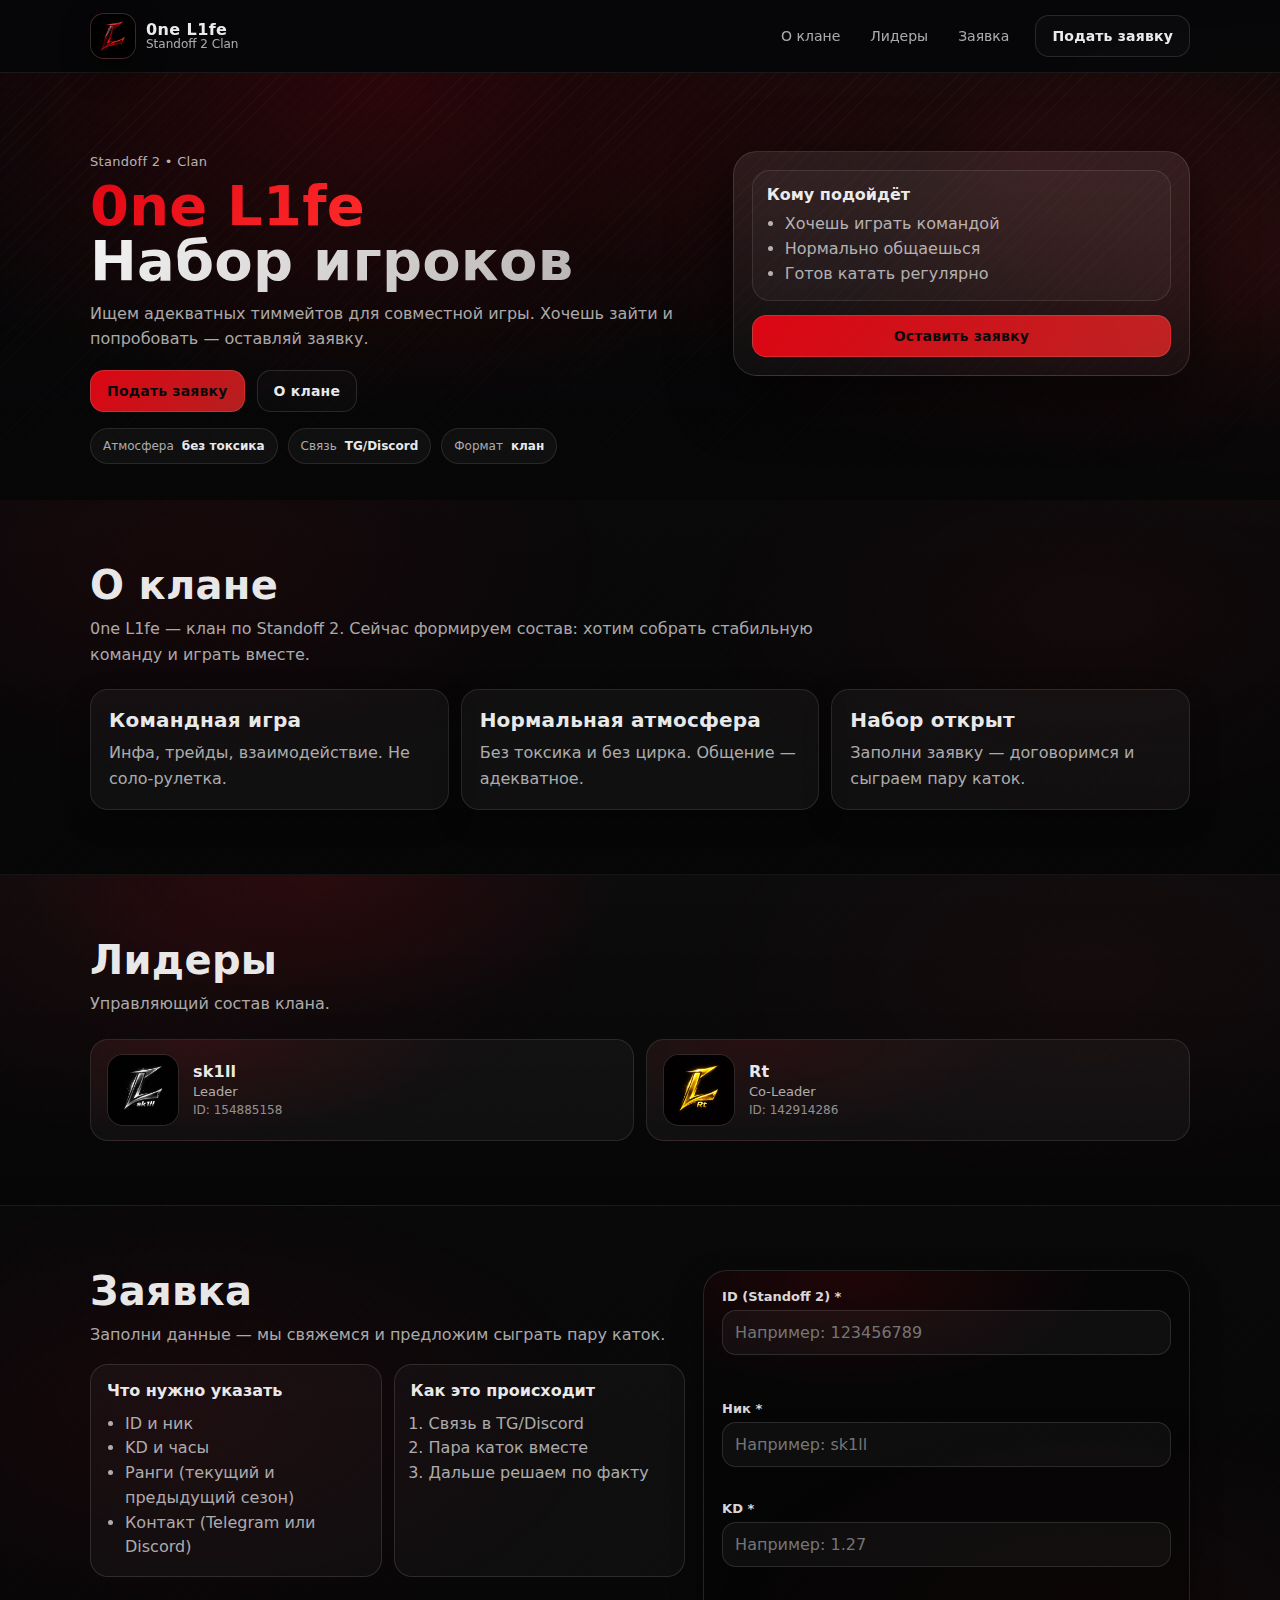
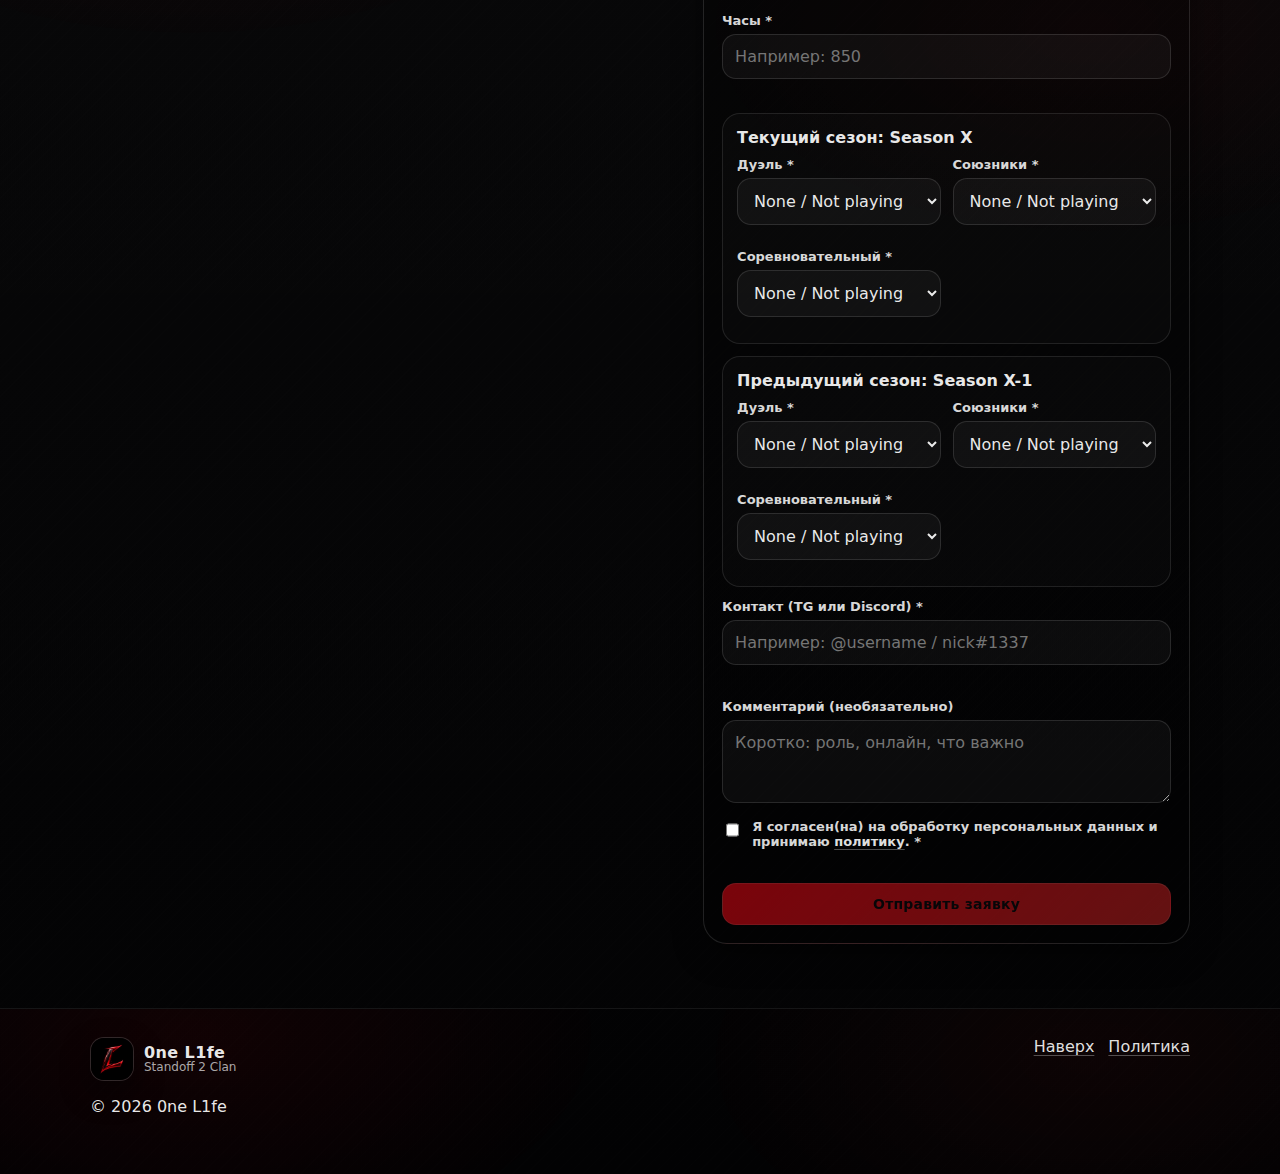
<file: index.html>
<!doctype html>
<html lang="ru">

<head>
    <meta charset="utf-8" />
    <meta name="viewport" content="width=device-width,initial-scale=1" />
    <title>0ne L1fe — Standoff 2 Clan</title>
    <meta name="description" content="0ne L1fe — клан по Standoff 2. Набор игроков." />
    <meta name="theme-color" content="#0b0b0d" />

    <link rel="stylesheet" href="style.css" />
    <link rel="icon" type="image/png" href="image/clan.png" />
</head>

<body>
    <a class="skip" href="#main">Перейти к содержимому</a>

    <header class="header" id="top">
        <div class="container header__inner">
            <a class="brand" href="#top" aria-label="0ne L1fe — на главную">
                <span class="brand__mark" aria-hidden="true">
                    <img class="brand__logo" src="image/clan.png" alt=""
                        onerror="this.style.display='none'; this.closest('.brand__mark').classList.add('is-text'); this.closest('.brand__mark').textContent='0L';" />
                </span>
                <span class="brand__text">
                    <span class="brand__name" id="brandName">0ne L1fe</span>
                    <span class="brand__tag" id="brandGame">Standoff 2 Clan</span>
                </span>
            </a>

            <button class="nav-toggle" id="navToggle" aria-label="Открыть меню" aria-controls="navMenu"
                aria-expanded="false">
                <span class="nav-toggle__bar"></span>
                <span class="nav-toggle__bar"></span>
                <span class="nav-toggle__bar"></span>
            </button>

            <nav class="nav" id="navMenu">
                <a class="nav__link" href="#about">О клане</a>
                <a class="nav__link" href="#leaders">Лидеры</a>
                <a class="nav__link" href="#join">Заявка</a>
                <a class="nav__cta btn btn--ghost" href="#join">Подать заявку</a>
            </nav>
        </div>
    </header>

    <main id="main">
        <!-- HERO -->
        <section class="hero">
            <div class="hero__bg" aria-hidden="true"></div>
            <div class="container hero__inner">
                <div class="hero__content">
                    <p class="eyebrow">Standoff 2 • Clan</p>

                    <h1 class="h1">
                        <span class="grad" id="heroTitle">0ne L1fe</span><br />
                        <span class="grad2">Набор игроков</span>
                    </h1>

                    <p class="lead">
                        Ищем адекватных тиммейтов для совместной игры. Хочешь зайти и попробовать — оставляй заявку.
                    </p>

                    <div class="hero__actions">
                        <a class="btn btn--primary" href="#join">Подать заявку</a>
                        <a class="btn btn--ghost" href="#about">О клане</a>
                    </div>

                    <div class="hero__proof">
                        <div class="chip"><span class="chip__k">Атмосфера</span><span class="chip__v">без токсика</span>
                        </div>
                        <div class="chip"><span class="chip__k">Связь</span><span class="chip__v">TG/Discord</span>
                        </div>
                        <div class="chip"><span class="chip__k">Формат</span><span class="chip__v">клан</span></div>
                    </div>
                </div>

                <aside class="hero__card" aria-label="Коротко">
                    <div class="hero__mini">
                        <div class="mini-title">Кому подойдёт</div>
                        <ul class="mini-list">
                            <li>Хочешь играть командой</li>
                            <li>Нормально общаешься</li>
                            <li>Готов катать регулярно</li>
                        </ul>
                    </div>

                    <a class="btn btn--primary btn--wide" href="#join">Оставить заявку</a>
                </aside>
            </div>
        </section>

        <!-- ABOUT -->
        <section class="section" id="about">
            <div class="container">
                <div class="section__head">
                    <h2 class="h2">О клане</h2>
                    <p class="sub">
                        0ne L1fe — клан по Standoff 2. Сейчас формируем состав: хотим собрать стабильную команду и
                        играть вместе.
                    </p>
                </div>

                <div class="grid3">
                    <article class="card">
                        <h3 class="h3">Командная игра</h3>
                        <p>Инфа, трейды, взаимодействие. Не соло-рулетка.</p>
                    </article>
                    <article class="card">
                        <h3 class="h3">Нормальная атмосфера</h3>
                        <p>Без токсика и без цирка. Общение — адекватное.</p>
                    </article>
                    <article class="card">
                        <h3 class="h3">Набор открыт</h3>
                        <p>Заполни заявку — договоримся и сыграем пару каток.</p>
                    </article>
                </div>
            </div>
        </section>

        <!-- LEADERS -->
        <section class="section section--alt" id="leaders">
            <div class="container">
                <div class="section__head">
                    <h2 class="h2">Лидеры</h2>
                    <p class="sub">Управляющий состав клана.</p>
                </div>

                <div class="roster roster--leaders">
                    <article class="player">
                        <img class="player__img" src="image/leader.png" alt="sk1ll avatar" />
                        <div class="player__info">
                            <div class="player__name">sk1ll</div>
                            <div class="player__role">Leader</div>
                            <div class="player__id">ID: 154885158</div>
                        </div>
                    </article>

                    <article class="player">
                        <img class="player__img" src="image/co-leader.png" alt="Rt avatar" />
                        <div class="player__info">
                            <div class="player__name">Rt</div>
                            <div class="player__role">Co-Leader</div>
                            <div class="player__id">ID: 142914286</div>
                        </div>
                    </article>
                </div>
            </div>
        </section>

        <!-- JOIN -->
        <section class="section" id="join">
            <div class="container">
                <div class="join">
                    <div class="join__left">
                        <h2 class="h2">Заявка</h2>
                        <p class="sub">
                            Заполни данные — мы свяжемся и предложим сыграть пару каток.
                        </p>

                        <div class="join__boxes">
                            <div class="box">
                                <div class="box__t">Что нужно указать</div>
                                <ul class="list">
                                    <li>ID и ник</li>
                                    <li>KD и часы</li>
                                    <li>Ранги (текущий и предыдущий сезон)</li>
                                    <li>Контакт (Telegram или Discord)</li>
                                </ul>
                            </div>
                            <div class="box">
                                <div class="box__t">Как это происходит</div>
                                <ol class="olist">
                                    <li>Связь в TG/Discord</li>
                                    <li>Пара каток вместе</li>
                                    <li>Дальше решаем по факту</li>
                                </ol>
                            </div>
                        </div>
                    </div>

                    <div class="join__right">
                        <form class="form" id="joinForm" novalidate>
                            <input type="text" name="company" id="company" class="hp" tabindex="-1"
                                autocomplete="off" />
                            <input type="hidden" id="formSecret" name="formSecret" value="" />

                            <div class="grid2">
                                <div class="field">
                                    <label for="sid">ID (Standoff 2) *</label>
                                    <input id="sid" name="sid" required placeholder="Например: 123456789" />
                                    <div class="field__err" data-err="sid"></div>
                                </div>

                                <div class="field">
                                    <label for="name">Ник *</label>
                                    <input id="name" name="name" required placeholder="Например: sk1ll" />
                                    <div class="field__err" data-err="name"></div>
                                </div>
                            </div>

                            <div class="grid2">
                                <div class="field">
                                    <label for="kd">KD *</label>
                                    <input id="kd" name="kd" type="number" step="0.01" min="0" max="10" required
                                        placeholder="Например: 1.27" />
                                    <div class="field__err" data-err="kd"></div>
                                </div>

                                <div class="field">
                                    <label for="hours">Часы *</label>
                                    <input id="hours" name="hours" type="number" step="1" min="0" max="50000" required
                                        placeholder="Например: 850" />
                                    <div class="field__err" data-err="hours"></div>
                                </div>
                            </div>

                            <div class="season">
                                <div class="season__head">
                                    <div class="season__title">Текущий сезон: <span id="seasonCurrent"></span>
                                    </div>
                                </div>

                                <div class="grid3">
                                    <div class="field">
                                        <label for="cur_duel">Дуэль *</label>
                                        <select id="cur_duel" name="cur_duel" required></select>
                                    </div>
                                    <div class="field">
                                        <label for="cur_allies">Союзники *</label>
                                        <select id="cur_allies" name="cur_allies" required></select>
                                    </div>
                                    <div class="field">
                                        <label for="cur_comp">Соревновательный *</label>
                                        <select id="cur_comp" name="cur_comp" required></select>
                                    </div>
                                </div>
                            </div>

                            <div class="season">
                                <div class="season__head">
                                    <div class="season__title">Предыдущий сезон: <span id="seasonPrevious"></span></div>
                                </div>

                                <div class="grid3">
                                    <div class="field">
                                        <label for="prev_duel">Дуэль *</label>
                                        <select id="prev_duel" name="prev_duel" required></select>
                                    </div>
                                    <div class="field">
                                        <label for="prev_allies">Союзники *</label>
                                        <select id="prev_allies" name="prev_allies" required></select>
                                    </div>
                                    <div class="field">
                                        <label for="prev_comp">Соревновательный *</label>
                                        <select id="prev_comp" name="prev_comp" required></select>
                                    </div>
                                </div>
                            </div>

                            <div class="field">
                                <label for="contact">Контакт (TG или Discord) *</label>
                                <input id="contact" name="contact" required
                                    placeholder="Например: @username / nick#1337" />
                                <div class="field__err" data-err="contact"></div>
                            </div>

                            <div class="field">
                                <label for="note">Комментарий (необязательно)</label>
                                <textarea id="note" name="note" rows="3"
                                    placeholder="Коротко: роль, онлайн, что важно"></textarea>
                            </div>

                            <div class="field field--consent">
                                <label class="consent">
                                    <input id="consent" name="consent" type="checkbox" required />
                                    <span>
                                        Я согласен(на) на обработку персональных данных и принимаю
                                        <a class="link" href="privacy.html" target="_blank" rel="noopener">политику</a>.
                                        *
                                    </span>
                                </label>
                                <div class="field__err" data-err="consent"></div>
                            </div>

                            <button class="btn btn--primary btn--wide" id="submitBtn" type="submit" disabled>Отправить
                                заявку</button>
                        </form>
                    </div>
                </div>
            </div>
        </section>
    </main>

    <footer class="footer">
        <div class="container footer__inner">
            <div class="footer__brand">
                <div class="brand brand--footer">
                    <span class="brand__mark brand__mark--sm" aria-hidden="true">
                        <img class="brand__logo" src="image/clan.png" alt="" />
                    </span>
                    <span class="brand__text">
                        <span class="brand__name">0ne L1fe</span>
                        <span class="brand__tag">Standoff 2 Clan</span>
                    </span>
                </div>
                <p class="micro">© <span id="year"></span> 0ne L1fe</p>
            </div>

            <div class="footer__links">
                <a class="link" href="#top">Наверх</a>
                <a class="link" href="privacy.html">Политика</a>
            </div>
        </div>
    </footer>

    <div class="toast" id="toast" aria-live="polite" aria-atomic="true"></div>

    <script src="script.js"></script>
</body>

</html>
</file>
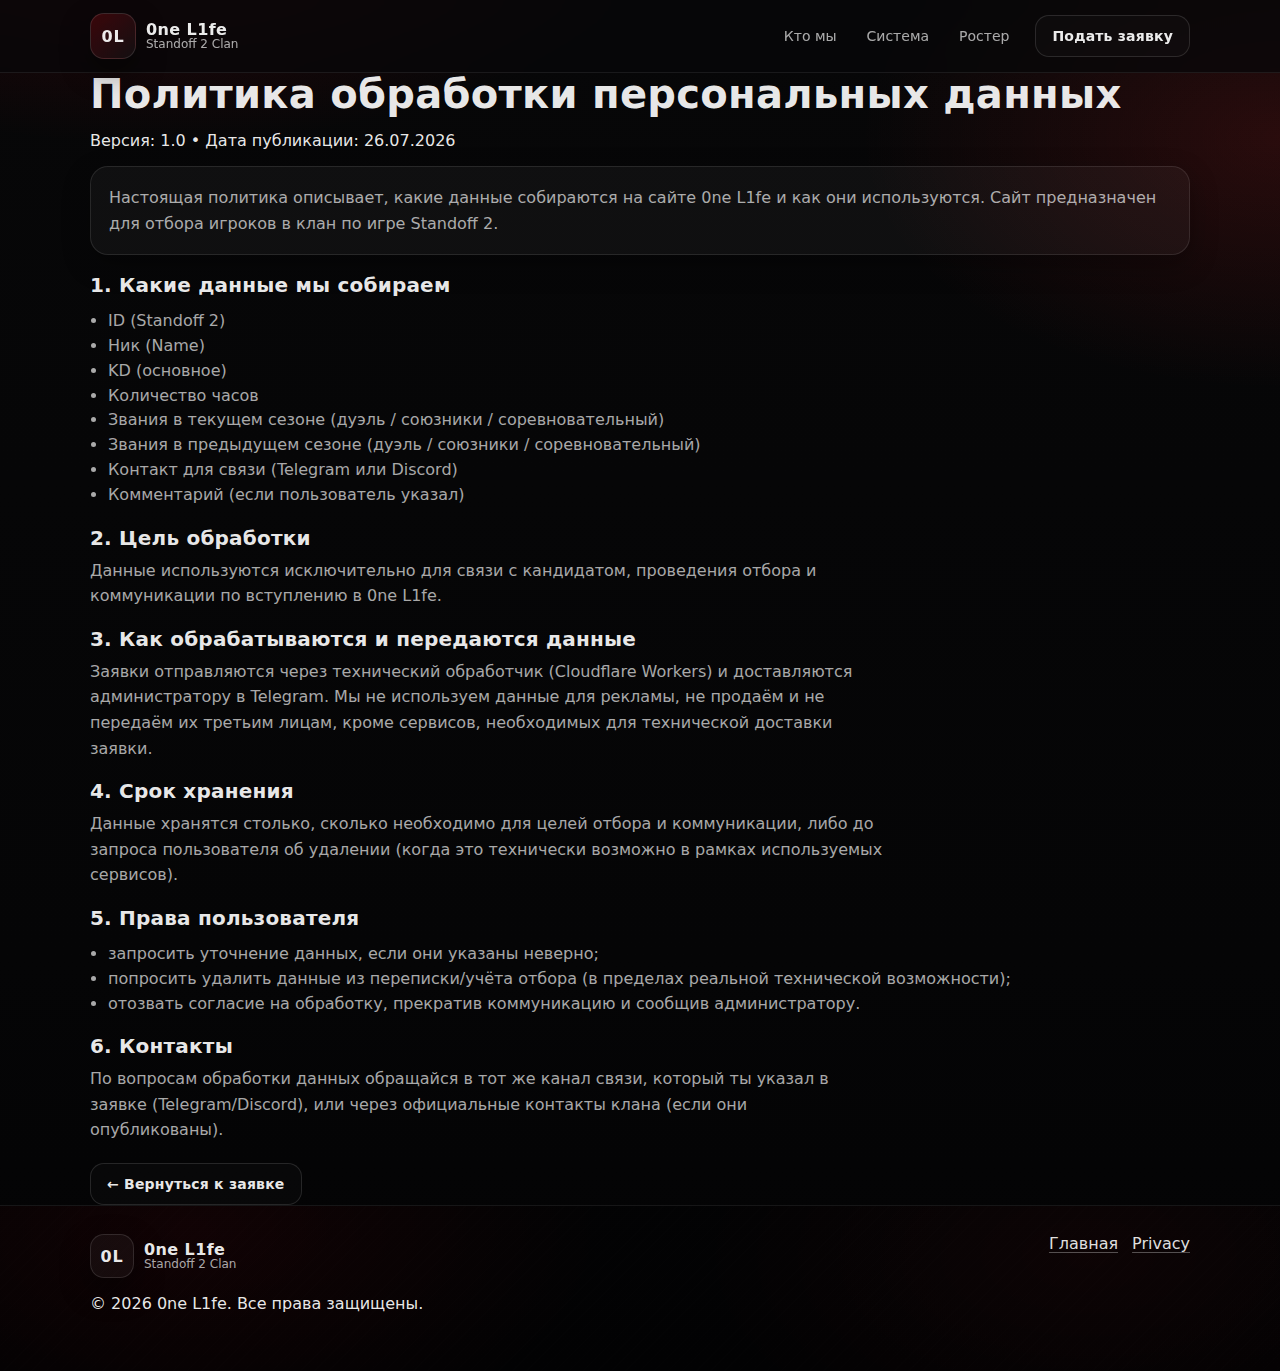
<file: privacy.html>
<!-- privacy.html -->
<!doctype html>
<html lang="ru">

<head>
    <meta charset="utf-8" />
    <meta name="viewport" content="width=device-width,initial-scale=1" />
    <title>Политика обработки персональных данных | 0ne L1fe</title>
    <meta name="description" content="Политика обработки персональных данных 0ne L1fe (Standoff 2)." />

    <link rel="stylesheet" href="style.css" />
    <link rel="icon" type="image/png" href="assets/img/favicon.png" />
</head>

<body>
    <a class="skip" href="#main">Перейти к содержимому</a>

    <header class="header" id="top">
        <div class="container header__inner">
            <a class="brand" href="index.html#top" aria-label="0ne L1fe — на главную">
                <span class="brand__mark" aria-hidden="true">0L</span>
                <span class="brand__text">
                    <span class="brand__name">0ne L1fe</span>
                    <span class="brand__tag">Standoff 2 Clan</span>
                </span>
            </a>

            <nav class="nav" id="navMenu">
                <a class="nav__link" href="index.html#about">Кто мы</a>
                <a class="nav__link" href="index.html#system">Система</a>
                <a class="nav__link" href="index.html#roster">Ростер</a>
                <a class="nav__cta btn btn--ghost" href="index.html#join">Подать заявку</a>
            </nav>
        </div>
    </header>

    <main id="main" class="privacy-page">
        <div class="container">
            <div class="privacy-wrap">
                <h1 class="h2">Политика обработки персональных данных</h1>
                <p class="micro">Версия: 1.0 • Дата публикации: <span id="privacyDate"></span></p>

                <div class="card" style="margin-top:14px">
                    <p>
                        Настоящая политика описывает, какие данные собираются на сайте 0ne L1fe и как они используются.
                        Сайт предназначен для отбора игроков в клан по игре Standoff 2.
                    </p>
                </div>

                <div style="margin-top:18px">
                    <h2 class="h3">1. Какие данные мы собираем</h2>
                    <ul class="list">
                        <li>ID (Standoff 2)</li>
                        <li>Ник (Name)</li>
                        <li>KD (основное)</li>
                        <li>Количество часов</li>
                        <li>Звания в текущем сезоне (дуэль / союзники / соревновательный)</li>
                        <li>Звания в предыдущем сезоне (дуэль / союзники / соревновательный)</li>
                        <li>Контакт для связи (Telegram или Discord)</li>
                        <li>Комментарий (если пользователь указал)</li>
                    </ul>

                    <h2 class="h3" style="margin-top:18px">2. Цель обработки</h2>
                    <p class="sub">
                        Данные используются исключительно для связи с кандидатом, проведения отбора и коммуникации по
                        вступлению в 0ne L1fe.
                    </p>

                    <h2 class="h3" style="margin-top:18px">3. Как обрабатываются и передаются данные</h2>
                    <p class="sub">
                        Заявки отправляются через технический обработчик (Cloudflare Workers) и доставляются
                        администратору в Telegram.
                        Мы не используем данные для рекламы, не продаём и не передаём их третьим лицам, кроме сервисов,
                        необходимых для технической доставки заявки.
                    </p>

                    <h2 class="h3" style="margin-top:18px">4. Срок хранения</h2>
                    <p class="sub">
                        Данные хранятся столько, сколько необходимо для целей отбора и коммуникации,
                        либо до запроса пользователя об удалении (когда это технически возможно в рамках используемых
                        сервисов).
                    </p>

                    <h2 class="h3" style="margin-top:18px">5. Права пользователя</h2>
                    <ul class="list">
                        <li>запросить уточнение данных, если они указаны неверно;</li>
                        <li>попросить удалить данные из переписки/учёта отбора (в пределах реальной технической
                            возможности);</li>
                        <li>отозвать согласие на обработку, прекратив коммуникацию и сообщив администратору.</li>
                    </ul>

                    <h2 class="h3" style="margin-top:18px">6. Контакты</h2>
                    <p class="sub">
                        По вопросам обработки данных обращайся в тот же канал связи, который ты указал в заявке
                        (Telegram/Discord),
                        или через официальные контакты клана (если они опубликованы).
                    </p>
                </div>

                <div style="margin-top:20px">
                    <a class="btn btn--ghost" href="index.html#join">← Вернуться к заявке</a>
                </div>
            </div>
        </div>
    </main>

    <footer class="footer">
        <div class="container footer__inner">
            <div class="footer__brand">
                <div class="brand brand--footer">
                    <span class="brand__mark brand__mark--sm" aria-hidden="true">0L</span>
                    <span class="brand__text">
                        <span class="brand__name">0ne L1fe</span>
                        <span class="brand__tag">Standoff 2 Clan</span>
                    </span>
                </div>
                <p class="micro">© <span id="year"></span> 0ne L1fe. Все права защищены.</p>
            </div>

            <div class="footer__links">
                <a class="link" href="index.html#top">Главная</a>
                <a class="link" href="privacy.html">Privacy</a>
            </div>
        </div>
    </footer>

    <script>
        const y = document.getElementById('year');
        if (y) y.textContent = String(new Date().getFullYear());
        const d = new Date();
        const pad = (n) => String(n).padStart(2, '0');
        const txt = `${pad(d.getDate())}.${pad(d.getMonth() + 1)}.${d.getFullYear()}`;
        const el = document.getElementById('privacyDate');
        if (el) el.textContent = txt;
    </script>
</body>

</html>
</file>
<file: style.css>
/* style.css — universal responsive, black/red */

:root {
    --bg: #070708;
    --bg2: #0b0b0d;

    --text: rgba(255, 255, 255, 0.92);
    --muted: rgba(255, 255, 255, 0.66);
    --faint: rgba(255, 255, 255, 0.50);

    --acc: #e10613;
    --acc2: #ff2b2b;

    --shadow: 0 18px 60px rgba(0, 0, 0, 0.60);
    --shadow2: 0 12px 30px rgba(0, 0, 0, 0.45);

    --radius: 18px;
    --radius2: 24px;

    --container: 1140px;

    --focus: 0 0 0 4px rgba(225, 6, 19, 0.25);
    --font: system-ui, -apple-system, Segoe UI, Roboto, Arial, sans-serif;
}

* {
    box-sizing: border-box
}

html {
    scroll-behavior: smooth
}

body {
    margin: 0;
    font-family: var(--font);
    color: var(--text);
    background:
        radial-gradient(900px 500px at 12% -12%, rgba(225, 6, 19, 0.22), transparent 62%),
        radial-gradient(700px 420px at 100% 10%, rgba(255, 43, 43, 0.14), transparent 60%),
        linear-gradient(180deg, var(--bg), #050506 70%, #030304);
    min-height: 100vh;
}

a {
    color: inherit;
    text-decoration: none
}

img {
    max-width: 100%;
    display: block
}

button,
input,
textarea,
select {
    font: inherit;
    color: inherit
}

::selection {
    background: rgba(225, 6, 19, 0.25)
}

.skip {
    position: absolute;
    left: -999px;
    top: 8px;
    background: #fff;
    color: #000;
    padding: 10px 12px;
    border-radius: 12px;
    z-index: 9999;
}

.skip:focus {
    left: 10px;
    outline: none
}

.container {
    max-width: var(--container);
    margin: 0 auto;
    padding: 0 20px;
}

/* Header */
.header {
    position: sticky;
    top: 0;
    z-index: 50;
    backdrop-filter: blur(12px);
    background: rgba(7, 7, 8, 0.72);
    border-bottom: 1px solid rgba(255, 255, 255, 0.08);
}

.header__inner {
    height: 72px;
    display: flex;
    align-items: center;
    justify-content: space-between;
    gap: 14px;
}

.brand {
    display: flex;
    align-items: center;
    gap: 10px;
    min-width: 0;
}

.brand__mark {
    width: 46px;
    height: 46px;
    display: grid;
    place-items: center;
    border-radius: 14px;
    background: linear-gradient(135deg, rgba(225, 6, 19, 0.22), rgba(255, 255, 255, 0.04));
    border: 1px solid rgba(255, 255, 255, 0.12);
    box-shadow: var(--shadow2);
    font-weight: 900;
    letter-spacing: 0.8px;
    overflow: hidden;
    flex: 0 0 auto;
}

.brand__mark.is-text {
    font-size: 16px
}

.brand__logo {
    width: 100%;
    height: 100%;
    object-fit: cover
}

.brand__text {
    display: flex;
    flex-direction: column;
    line-height: 1;
    min-width: 0;
}

.brand__name {
    font-weight: 900;
    letter-spacing: 0.4px;
    font-size: 16px;
    white-space: nowrap;
    overflow: hidden;
    text-overflow: ellipsis;
}

.brand__tag {
    font-size: 12px;
    color: var(--muted)
}

.nav {
    display: flex;
    align-items: center;
    gap: 10px;
}

.nav__link {
    font-size: 14px;
    color: var(--muted);
    padding: 10px 10px;
    border-radius: 12px;
    transition: 160ms ease;
}

.nav__link:hover {
    color: var(--text);
    background: rgba(255, 255, 255, 0.06)
}

.nav__cta {
    margin-left: 6px
}

.nav-toggle {
    display: none;
    width: 44px;
    height: 44px;
    border-radius: 14px;
    border: 1px solid rgba(255, 255, 255, 0.12);
    background: rgba(255, 255, 255, 0.04);
    box-shadow: var(--shadow2);
    cursor: pointer;
}

.nav-toggle:focus {
    outline: none;
    box-shadow: var(--shadow2), var(--focus)
}

.nav-toggle__bar {
    display: block;
    height: 2px;
    width: 18px;
    margin: 4px auto;
    background: rgba(255, 255, 255, 0.86);
    border-radius: 9px;
}

/* Buttons */
.btn {
    display: inline-flex;
    align-items: center;
    justify-content: center;
    gap: 10px;
    padding: 12px 16px;
    border-radius: 14px;
    border: 1px solid rgba(255, 255, 255, 0.12);
    background: rgba(255, 255, 255, 0.04);
    color: var(--text);
    font-weight: 700;
    font-size: 14px;
    letter-spacing: 0.2px;
    transition: transform 160ms ease, background 160ms ease, border-color 160ms ease;
    cursor: pointer;
}

.btn:hover {
    transform: translateY(-1px);
    background: rgba(255, 255, 255, 0.06);
    border-color: rgba(255, 255, 255, 0.18)
}

.btn:active {
    transform: translateY(0px)
}

.btn:focus {
    outline: none;
    box-shadow: var(--focus)
}

.btn--primary {
    background: linear-gradient(135deg, rgba(225, 6, 19, 0.98), rgba(255, 43, 43, 0.70));
    border-color: rgba(255, 255, 255, 0.12);
    color: #0b0b0d;
}

.btn--primary:hover {
    background: linear-gradient(135deg, rgba(225, 6, 19, 1), rgba(255, 43, 43, 0.85))
}

.btn--ghost {
    background: rgba(255, 255, 255, 0.02)
}

.btn--wide {
    width: 100%
}

.link {
    color: rgba(255, 255, 255, 0.88);
    text-decoration: underline;
    text-underline-offset: 3px;
    text-decoration-color: rgba(255, 255, 255, 0.30);
}

.link:hover {
    color: rgba(255, 255, 255, 1);
    text-decoration-color: rgba(255, 255, 255, 0.55)
}

/* Hero */
.hero {
    position: relative;
    padding: 78px 0 36px;
    overflow: hidden
}

.hero__bg {
    position: absolute;
    inset: -1px;
    background:
        radial-gradient(900px 520px at 30% 5%, rgba(225, 6, 19, 0.18), transparent 62%),
        radial-gradient(700px 480px at 80% 20%, rgba(255, 43, 43, 0.12), transparent 65%),
        linear-gradient(180deg, rgba(7, 7, 8, 0.15), rgba(7, 7, 8, 0.88)),
        repeating-linear-gradient(135deg, rgba(255, 255, 255, 0.03), rgba(255, 255, 255, 0.03) 1px, transparent 1px, transparent 10px);
    pointer-events: none;
    opacity: 0.9;
}

.hero__inner {
    position: relative;
    display: grid;
    grid-template-columns: minmax(0, 1.15fr) minmax(0, 0.85fr);
    gap: 24px;
    align-items: start;
}

.eyebrow {
    display: inline-flex;
    align-items: center;
    gap: 10px;
    margin: 0 0 10px;
    color: rgba(255, 255, 255, 0.70);
    font-size: 13px;
    letter-spacing: 0.3px;
}

.h1 {
    margin: 0 0 12px;
    font-size: clamp(30px, 5.2vw, 56px);
    line-height: 0.98;
    letter-spacing: 0.2px;
    font-weight: 900;
}

.grad {
    background: linear-gradient(135deg, rgba(225, 6, 19, 1), rgba(255, 43, 43, 1));
    -webkit-background-clip: text;
    background-clip: text;
    color: transparent;
}

.grad2 {
    background: linear-gradient(135deg, rgba(255, 255, 255, 0.96), rgba(255, 255, 255, 0.70));
    -webkit-background-clip: text;
    background-clip: text;
    color: transparent;
}

.lead {
    margin: 0 0 18px;
    color: var(--muted);
    font-size: 16px;
    line-height: 1.6;
    max-width: 62ch;
}

.hero__actions {
    display: flex;
    gap: 12px;
    flex-wrap: wrap;
    margin-bottom: 16px
}

.hero__proof {
    display: flex;
    gap: 10px;
    flex-wrap: wrap
}

.chip {
    display: flex;
    gap: 8px;
    align-items: center;
    padding: 10px 12px;
    border-radius: 999px;
    background: rgba(255, 255, 255, 0.04);
    border: 1px solid rgba(255, 255, 255, 0.10);
}

.chip__k {
    color: var(--muted);
    font-size: 12px
}

.chip__v {
    font-size: 12px;
    font-weight: 800
}

.hero__card {
    border-radius: var(--radius2);
    background: linear-gradient(180deg, rgba(255, 255, 255, 0.08), rgba(255, 255, 255, 0.03));
    border: 1px solid rgba(255, 255, 255, 0.12);
    box-shadow: var(--shadow);
    padding: 18px;
}

.hero__mini {
    border-radius: 18px;
    background: rgba(255, 255, 255, 0.03);
    border: 1px solid rgba(255, 255, 255, 0.10);
    padding: 14px;
    margin-bottom: 14px;
}

.mini-title {
    font-weight: 900;
    margin-bottom: 8px
}

.mini-list {
    margin: 0;
    padding-left: 18px;
    color: var(--muted);
    line-height: 1.55
}

/* Sections base + bottom glow for “not too dark” */
.section,
.footer {
    position: relative;
    overflow: hidden;
}

.section {
    padding: 64px 0;
    background: linear-gradient(180deg, rgba(255, 255, 255, 0.01), rgba(255, 255, 255, 0.00));
}

.section--alt {
    background:
        radial-gradient(520px 240px at 25% 0%, rgba(225, 6, 19, 0.10), transparent 60%),
        linear-gradient(180deg, rgba(255, 255, 255, 0.025), rgba(255, 255, 255, 0.00));
    border-top: 1px solid rgba(255, 255, 255, 0.06);
    border-bottom: 1px solid rgba(255, 255, 255, 0.06);
}

.section::before,
.footer::before {
    content: "";
    position: absolute;
    inset: -1px;
    pointer-events: none;
    opacity: 0.55;
    background:
        radial-gradient(700px 380px at 15% 15%, rgba(225, 6, 19, 0.12), transparent 60%),
        radial-gradient(620px 340px at 85% 30%, rgba(255, 43, 43, 0.08), transparent 65%);
}

.section::after,
.footer::after {
    content: "";
    position: absolute;
    inset: -1px;
    pointer-events: none;
    opacity: 0.055;
    background-image:
        repeating-linear-gradient(135deg,
            rgba(255, 255, 255, 0.10) 0px,
            rgba(255, 255, 255, 0.10) 1px,
            transparent 1px,
            transparent 10px);
}

.section>.container,
.footer>.container {
    position: relative;
    z-index: 1;
}

.section__head {
    margin-bottom: 22px
}

.h2 {
    margin: 0 0 10px;
    font-weight: 900;
    letter-spacing: 0.3px;
    font-size: clamp(24px, 3.6vw, 40px);
    line-height: 1.05;
}

.h3 {
    margin: 0 0 8px;
    font-weight: 900;
    letter-spacing: 0.2px;
    font-size: 20px;
}

.sub {
    margin: 0;
    color: var(--muted);
    line-height: 1.6;
    max-width: 78ch;
}

.mono {
    font-family: ui-monospace, SFMono-Regular, Menlo, Monaco, Consolas, monospace
}

/* Grids: auto-fit for universal */
.grid3 {
    display: grid;
    grid-template-columns: repeat(auto-fit, minmax(220px, 1fr));
    gap: 14px;
}

.card {
    border-radius: var(--radius);
    background: rgba(255, 255, 255, 0.04);
    border: 1px solid rgba(255, 255, 255, 0.10);
    padding: 18px;
    box-shadow: 0 10px 28px rgba(0, 0, 0, 0.30);
}

.card p {
    margin: 0;
    color: var(--muted);
    line-height: 1.6
}

/* Leaders */
.roster {
    display: grid;
    grid-template-columns: repeat(auto-fit, minmax(260px, 1fr));
    gap: 12px;
}

.roster--leaders .player {
    justify-content: flex-start
}

.player {
    display: flex;
    align-items: center;
    gap: 14px;
    border-radius: var(--radius);
    background:
        radial-gradient(420px 160px at 20% 0%, rgba(225, 6, 19, 0.10), transparent 60%),
        rgba(255, 255, 255, 0.04);
    border: 1px solid rgba(255, 255, 255, 0.10);
    padding: 14px 16px;
}

.player__img {
    width: 72px;
    height: 72px;
    border-radius: 16px;
    object-fit: contain;
    background: rgba(0, 0, 0, 0.35);
    border: 1px solid rgba(255, 255, 255, 0.12);
    flex: 0 0 auto;
}

.player__info {
    min-width: 0
}

.player__name {
    font-weight: 900;
    letter-spacing: 0.2px
}

.player__role {
    color: var(--muted);
    font-size: 13px;
    margin-top: 3px
}

.player__id {
    font-size: 12px;
    color: rgba(255, 255, 255, 0.55);
    margin-top: 4px
}

/* Join layout */
.join {
    display: grid;
    grid-template-columns: minmax(0, 1.1fr) minmax(0, 0.9fr);
    gap: 18px;
    align-items: start;
}

.join__boxes {
    margin-top: 16px;
    display: grid;
    grid-template-columns: repeat(auto-fit, minmax(240px, 1fr));
    gap: 12px;
}

.box {
    border-radius: var(--radius);
    border: 1px solid rgba(255, 255, 255, 0.12);
    background: rgba(255, 255, 255, 0.03);
    padding: 16px;
}

.box__t {
    font-weight: 900;
    margin-bottom: 8px
}

.list {
    margin: 12px 0 0;
    padding-left: 18px;
    color: var(--muted);
    line-height: 1.55
}

.olist {
    margin: 12px 0 0;
    padding-left: 18px;
    color: var(--muted);
    line-height: 1.55
}

/* Form */
.form {
    border-radius: var(--radius2);
    border: 1px solid rgba(255, 255, 255, 0.12);
    background:
        radial-gradient(420px 200px at 30% 0%, rgba(225, 6, 19, 0.12), transparent 60%),
        rgba(0, 0, 0, 0.28);
    box-shadow: var(--shadow2);
    padding: 18px;
}

/* grids inside form: auto-fit */
.grid2 {
    display: grid;
    grid-template-columns: repeat(auto-fit, minmax(220px, 1fr));
    gap: 12px;
}

.grid3 {
    display: grid;
    grid-template-columns: repeat(auto-fit, minmax(200px, 1fr));
    gap: 12px;
}

.field {
    margin-bottom: 12px
}

label {
    display: block;
    margin-bottom: 6px;
    color: rgba(255, 255, 255, 0.85);
    font-weight: 800;
    font-size: 13px;
}

input,
textarea,
select {
    width: 100%;
    border-radius: 14px;
    border: 1px solid rgba(255, 255, 255, 0.12);
    background: rgba(255, 255, 255, 0.04);
    padding: 12px 12px;
    outline: none;
    transition: 160ms ease;
}

textarea {
    resize: vertical
}

input:focus,
textarea:focus,
select:focus {
    box-shadow: var(--focus);
    border-color: rgba(225, 6, 19, 0.55)
}

.field__err {
    min-height: 16px;
    margin-top: 6px;
    color: rgba(255, 140, 140, 0.95);
    font-size: 12px
}

.season {
    margin-bottom: 12px;
    border-radius: 18px;
    border: 1px solid rgba(255, 255, 255, 0.10);
    background: rgba(255, 255, 255, 0.02);
    padding: 14px;
}

.season__head {
    display: flex;
    align-items: flex-end;
    justify-content: space-between;
    gap: 10px;
    margin-bottom: 10px;
}

.season__title {
    font-weight: 900
}

.hp {
    position: absolute;
    left: -9999px;
    width: 1px;
    height: 1px;
    opacity: 0
}

/* Footer */
.footer {
    padding: 28px 0 42px;
    border-top: 1px solid rgba(255, 255, 255, 0.08);
    background: rgba(0, 0, 0, 0.10);
}

.footer__inner {
    display: flex;
    align-items: flex-start;
    justify-content: space-between;
    gap: 16px;
    flex-wrap: wrap;
}

.brand--footer .brand__mark--sm {
    width: 44px;
    height: 44px;
    display: grid;
    place-items: center;
    border-radius: 14px;
    background: rgba(255, 255, 255, 0.04);
    border: 1px solid rgba(255, 255, 255, 0.12);
    overflow: hidden;
}

.footer__links {
    display: flex;
    gap: 14px;
    flex-wrap: wrap;
    color: var(--muted);
}

.toast {
    position: fixed;
    right: 18px;
    bottom: 18px;
    z-index: 200;
    max-width: min(380px, calc(100vw - 36px));
    padding: 12px 14px;
    border-radius: 16px;
    border: 1px solid rgba(255, 255, 255, 0.14);
    background: rgba(10, 10, 12, 0.92);
    box-shadow: var(--shadow2);
    display: none;
    color: rgba(255, 255, 255, 0.92);
    font-size: 14px;
}

.toast.is-open {
    display: block
}

/* ===== Responsive tweaks ===== */
@media (max-width: 980px) {
    .hero__inner {
        grid-template-columns: 1fr
    }

    .join {
        grid-template-columns: 1fr
    }
}

@media (max-width: 820px) {
    .nav-toggle {
        display: block
    }

    .nav {
        position: fixed;
        right: 16px;
        top: 82px;
        width: min(420px, calc(100vw - 32px));
        display: none;
        flex-direction: column;
        align-items: stretch;
        gap: 6px;
        padding: 10px;
        border-radius: 18px;
        border: 1px solid rgba(255, 255, 255, 0.12);
        background: rgba(7, 7, 8, 0.92);
        box-shadow: var(--shadow);
    }

    .nav.is-open {
        display: flex
    }

    .nav__link,
    .nav__cta {
        width: 100%
    }

    .section {
        padding: 52px 0
    }
}

@media (max-width: 420px) {
    .container {
        padding: 0 14px
    }

    .header__inner {
        height: 66px
    }

    .brand__mark {
        width: 42px;
        height: 42px
    }

    .btn {
        width: 100%
    }

    .hero__actions {
        gap: 10px
    }

    .h1 {
        font-size: 32px
    }
}

@media (min-width: 1400px) {
    .container {
        max-width: 1240px
    }
}

/* ===== Form UX: required highlights ===== */
.field.is-error input,
.field.is-error textarea,
.field.is-error select {
    border-color: rgba(225, 6, 19, 0.85);
    box-shadow: 0 0 0 4px rgba(225, 6, 19, 0.18);
}

.field.is-ok input,
.field.is-ok textarea,
.field.is-ok select {
    border-color: rgba(255, 255, 255, 0.18);
}

.field--consent .consent {
    display: flex;
    align-items: flex-start;
    gap: 10px;
    user-select: none;
}

.field--consent input[type="checkbox"] {
    width: 18px;
    height: 18px;
    margin-top: 2px;
    accent-color: var(--acc);
}

.btn[disabled] {
    opacity: 0.55;
    cursor: not-allowed;
    transform: none;
}

.btn[disabled]:hover {
    transform: none;
    background: linear-gradient(135deg, rgba(225, 6, 19, 0.70), rgba(255, 43, 43, 0.45));
}
</file>
